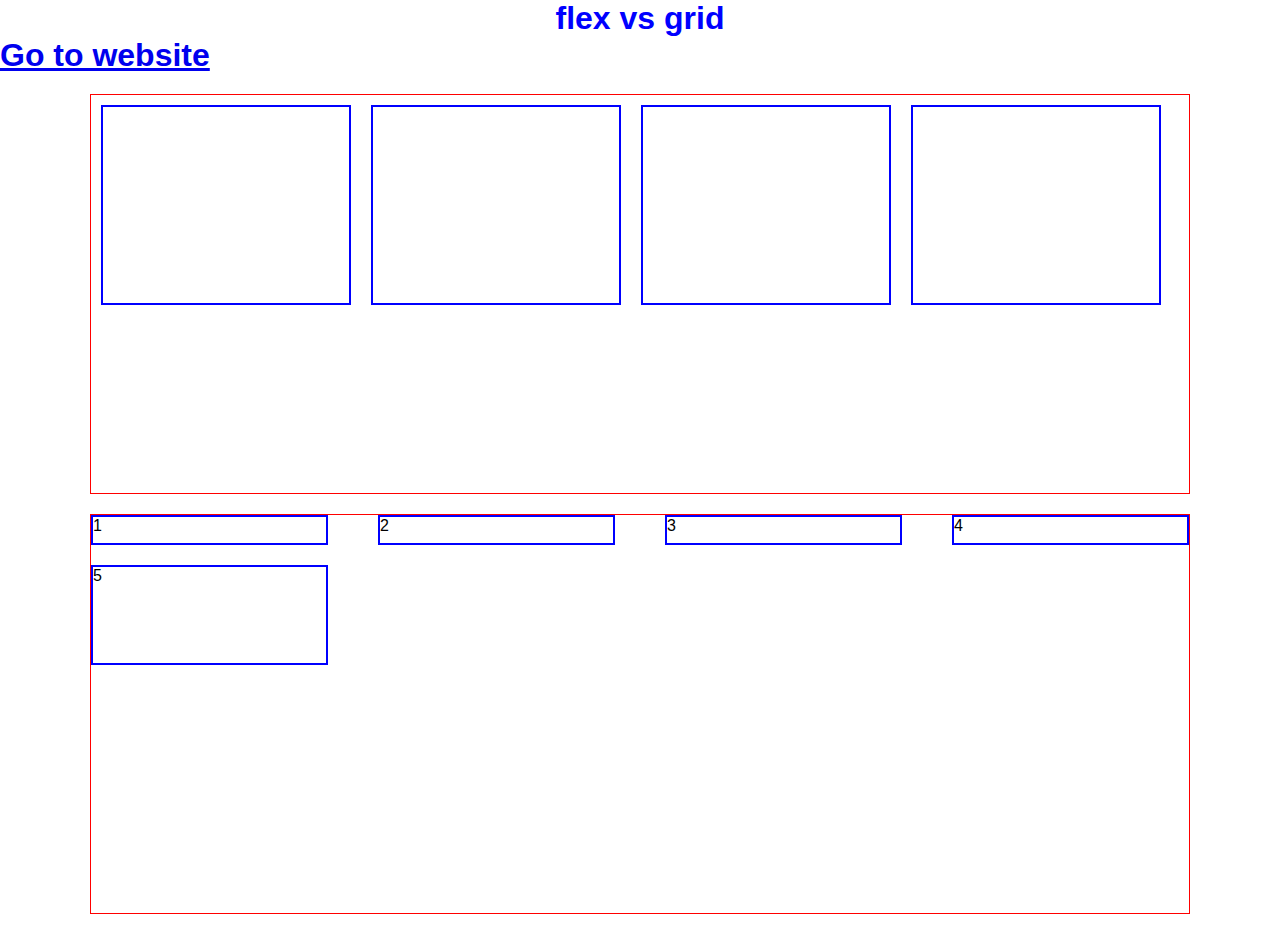
<file: index.html>
<!DOCTYPE html>
<html lang="en">
<head>
    <meta charset="UTF-8">
    <meta http-equiv="X-UA-Compatible" content="IE=edge">
    <meta name="viewport" content="width=device-width, initial-scale=1.0">
    <link rel="stylesheet" href="style.css">
    <title></title>
</head>
<body>
    <h1 class="h111">flex vs grid</h1>
    <h1><a target="_blank" href="./figma.html"> Go to website</a></h1>

    <div class="flex">
        <div class="flex_item"></div>
        <div class="flex_item"></div>
        <div class="flex_item"></div>
        <div class="flex_item"></div>
    </div>

    <div class="grid">
        <div class="grid_item">1</div>
        <div class="grid_item">2</div>
        <div class="grid_item">3</div>
        <div class="grid_item">4</div>
        <div class="grid_item">5</div>
    </div>
</body>
</html>
</file>
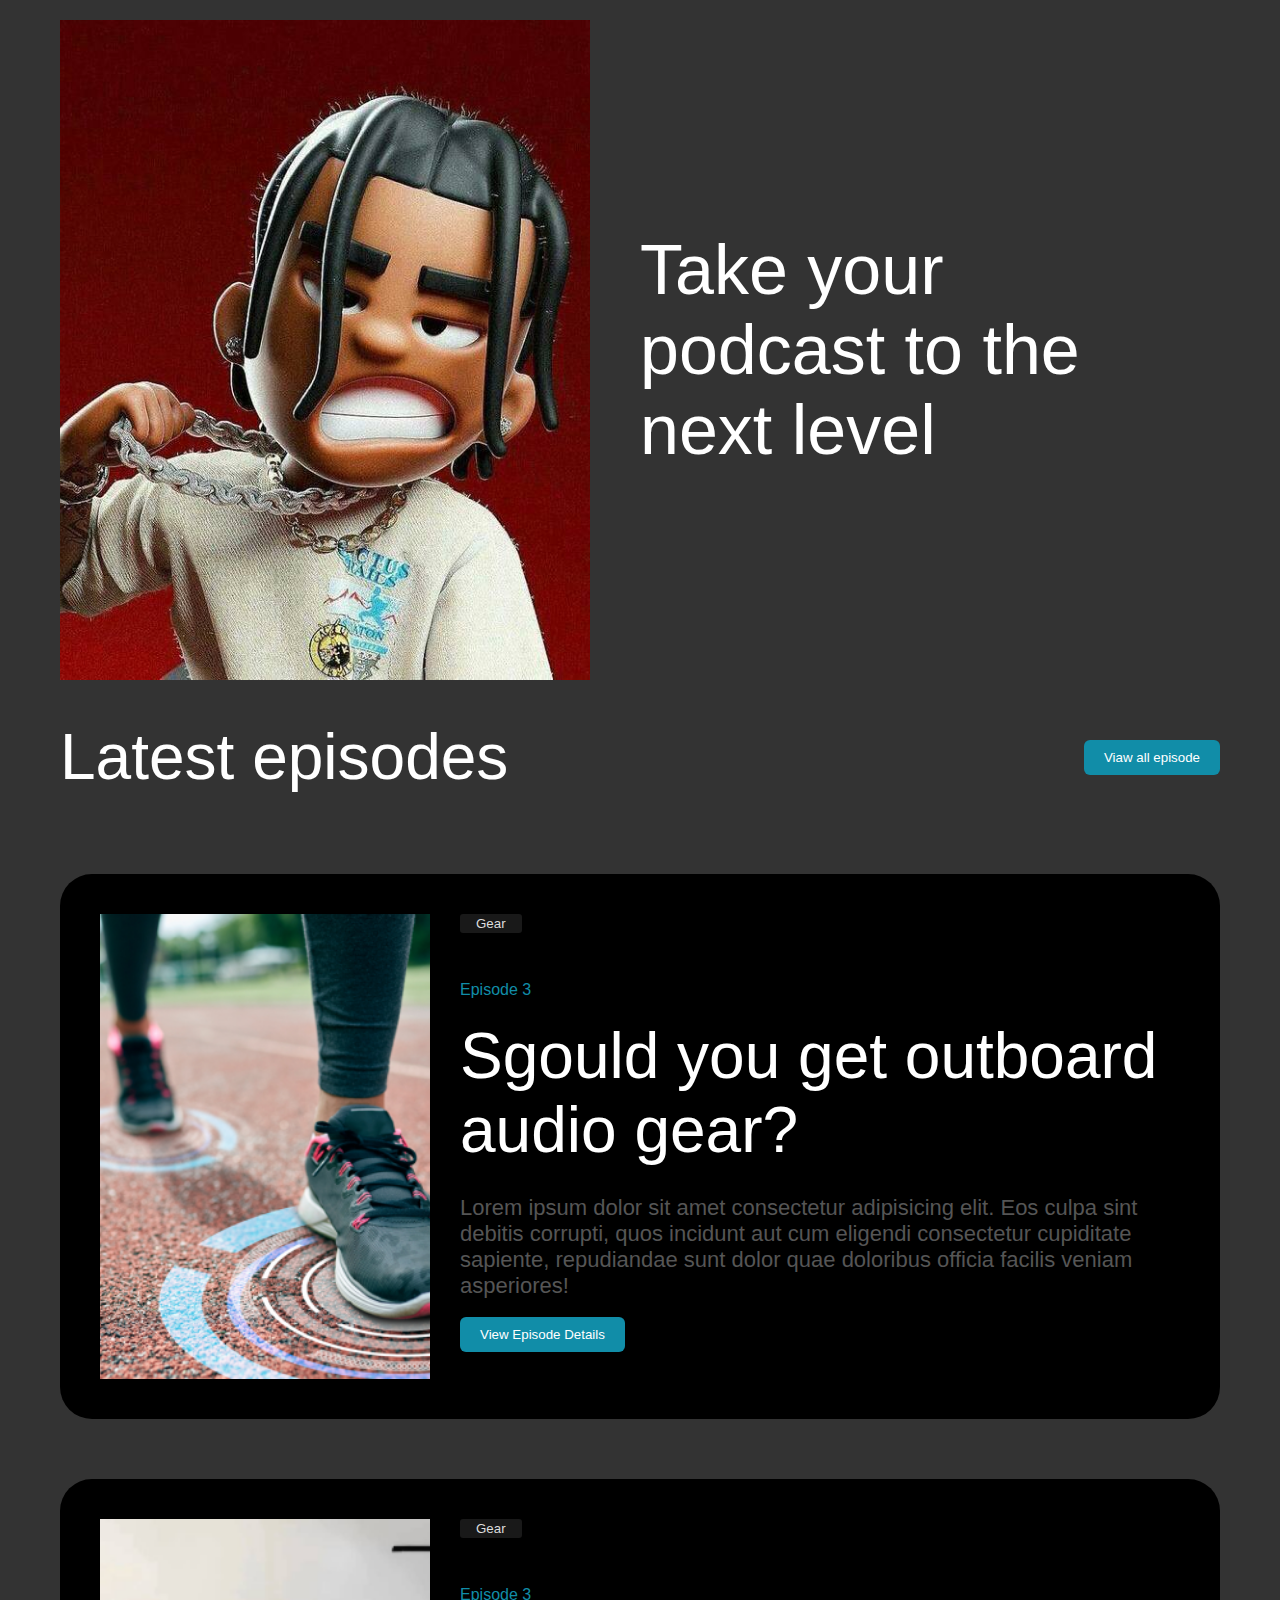
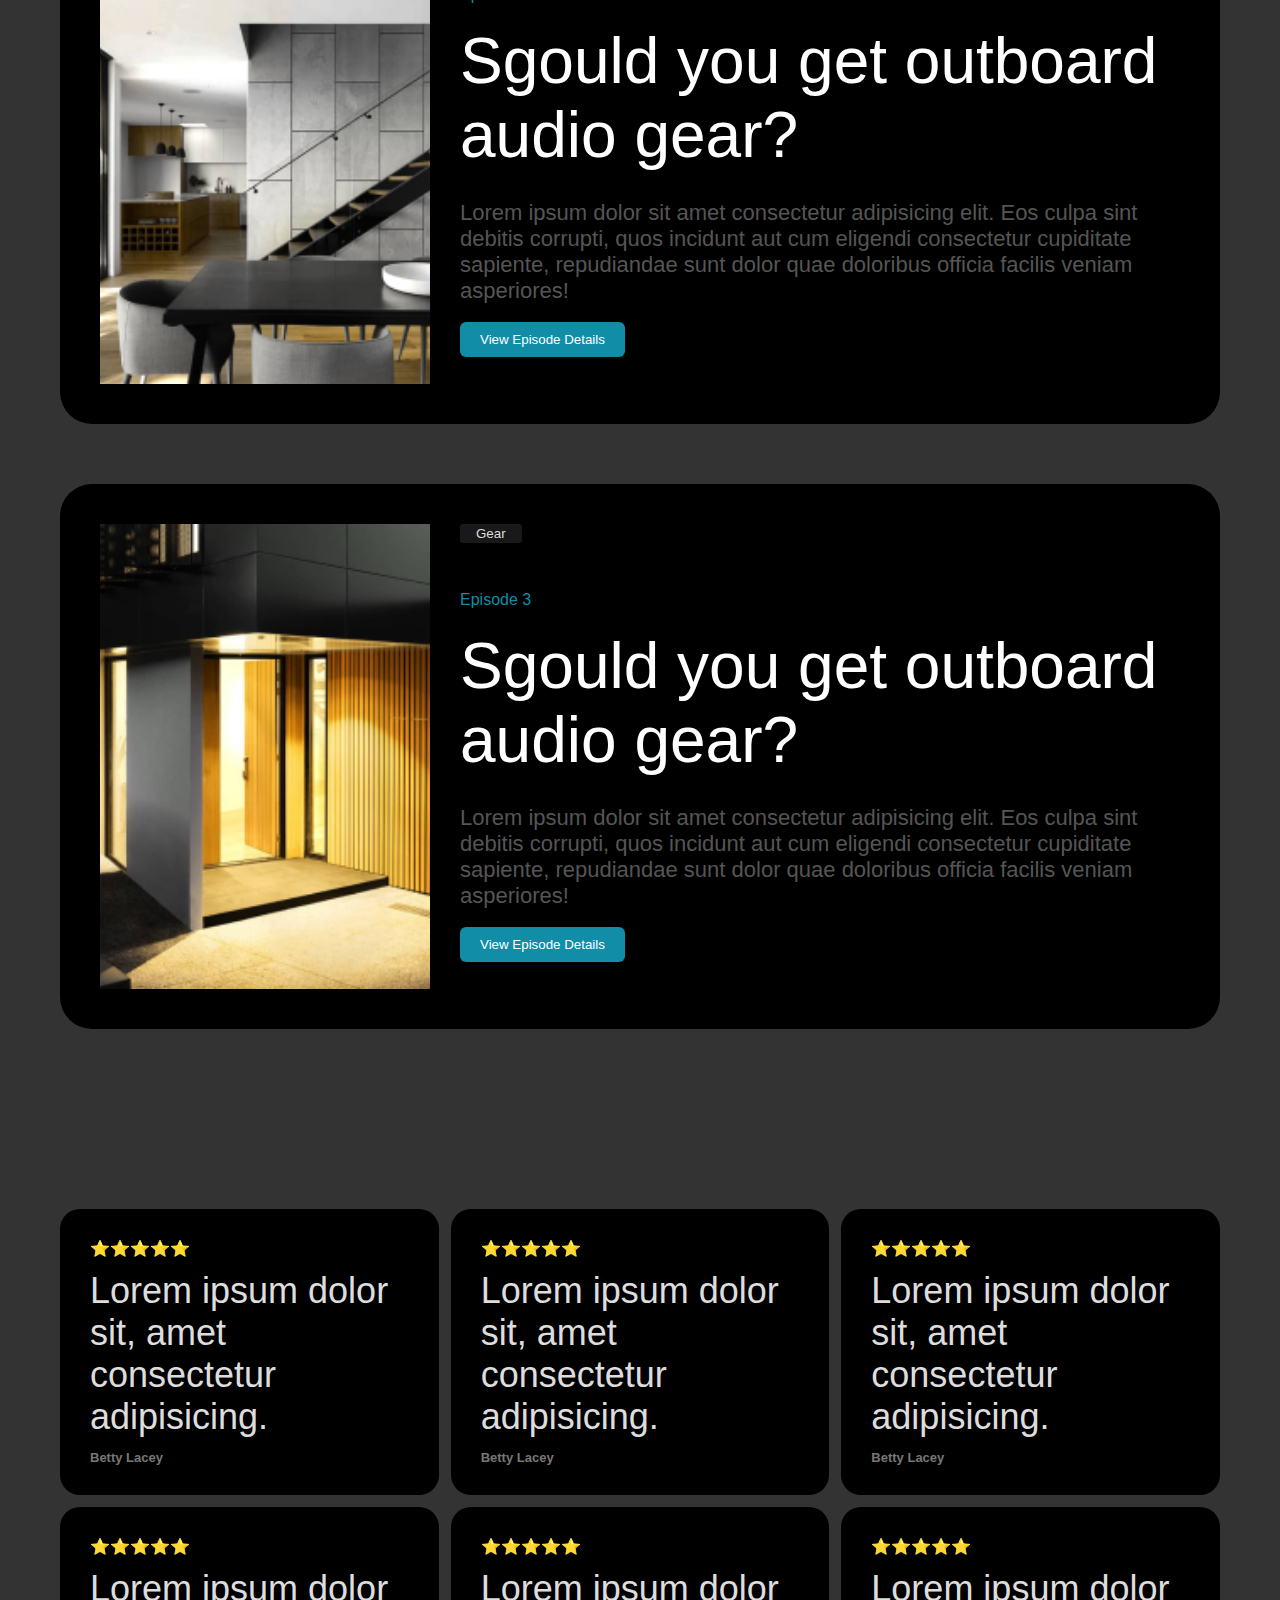
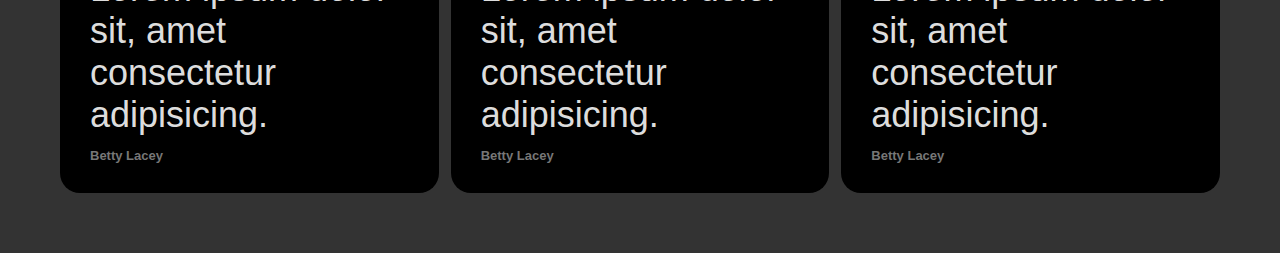
<file: figma.html>
<!DOCTYPE html>
<html lang="en">
<head>
    <meta charset="UTF-8">
    <meta http-equiv="X-UA-Compatible" content="IE=edge">
    <meta name="viewport" content="width=device-width, initial-scale=1.0">
    <link rel="stylesheet" href="figma.css">
    <title>figma</title>
</head>
<body>
    <div class="banner">
        <div class="banner_image"></div>
        <div class="banner_text">
            <h1>Take your <br> podcast to the <br>next <b>level</b></h1>
        </div>
    </div>
<div class="latest">
    <h1>Latest episodes</h1>
    <button class="btn_py">Viaw all episode</button>
</div>

<div class="episodes">
    <div class="episodes_item">
        <div class="image"></div>
        <div class="text">
           <button class="mini_btn">Gear</button>
           <p class="episodes_number">Episode 3</p>
           <h1 class="title">Sgould you get outboard audio gear? </h1>
           <p class="desc">Lorem ipsum dolor sit amet consectetur adipisicing elit. Eos culpa sint debitis corrupti, quos incidunt aut cum eligendi consectetur cupiditate sapiente, repudiandae sunt dolor quae doloribus officia facilis veniam asperiores!</p>
           <button class="btn_py">View Episode Details</button>
        </div>
    </div>
    <div class="episodes_item">
        <div class="image"></div>
        <div class="text">
           <button class="mini_btn">Gear</button>
           <p class="episodes_number">Episode 3</p>
           <h1 class="title">Sgould you get outboard audio gear? </h1>
           <p class="desc">Lorem ipsum dolor sit amet consectetur adipisicing elit. Eos culpa sint debitis corrupti, quos incidunt aut cum eligendi consectetur cupiditate sapiente, repudiandae sunt dolor quae doloribus officia facilis veniam asperiores!</p>
           <button class="btn_py">View Episode Details</button>
        </div>
    </div>
    <div class="episodes_item">
        <div class="image"></div>
        <div class="text">
           <button class="mini_btn">Gear</button>
           <p class="episodes_number">Episode 3</p>
           <h1 class="title">Sgould you get outboard audio gear? </h1>
           <p class="desc">Lorem ipsum dolor sit amet consectetur adipisicing elit. Eos culpa sint debitis corrupti, quos incidunt aut cum eligendi consectetur cupiditate sapiente, repudiandae sunt dolor quae doloribus officia facilis veniam asperiores!</p>
           <button class="btn_py">View Episode Details</button>
        </div>
    </div>
</div>



    <div class="container">
        <div class="box">
            <p class="stars">⭐⭐⭐⭐⭐</p>
            <h3>Lorem ipsum dolor sit, amet consectetur adipisicing.</h3>
            <h4>Betty Lacey</h4>
        </div>
        <div class="box">
            <p class="stars">⭐⭐⭐⭐⭐</p>
            <h3>Lorem ipsum dolor sit, amet consectetur adipisicing.</h3>
            <h4>Betty Lacey</h4>
        </div>
        <div class="box">
            <p class="stars">⭐⭐⭐⭐⭐</p>
            <h3>Lorem ipsum dolor sit, amet consectetur adipisicing.</h3>
            <h4>Betty Lacey</h4>
        </div>
        <div class="box">
            <p class="stars">⭐⭐⭐⭐⭐</p>
            <h3>Lorem ipsum dolor sit, amet consectetur adipisicing.</h3>
            <h4>Betty Lacey</h4>
        </div>
        <div class="box">
            <p class="stars">⭐⭐⭐⭐⭐</p>
            <h3>Lorem ipsum dolor sit, amet consectetur adipisicing.</h3>
            <h4>Betty Lacey</h4>
        </div>
        <div class="box">
            <p class="stars">⭐⭐⭐⭐⭐</p>
            <h3>Lorem ipsum dolor sit, amet consectetur adipisicing.</h3>
            <h4>Betty Lacey</h4>
        </div>
    </div>
</body>
</html>
</file>
<file: style.css>
*{
    margin: 0;
    padding: 0;
    box-sizing: border-box;
    font-family: sans-serif;
}
.h111{
    text-align: center;
    color: blue;
}

.flex{
    width: 1100px;
    height: 400px;
    border: 1px solid red;
    margin: 20px auto;
    display: flex;
}
.flex_item{
    width: 250px;
    height: 200px;
    border: 2px solid blue;
    margin: 10px;
}

.grid{
    width: 1100px;
    height: 400px;
    border: 1px solid red;
    margin: 20px auto;
    display: grid;
    /* ustunlar soni */

    /* auto bersa ortgan barcha qismni oladi */
    /* grid-template-columns: 50px auto 350px; */

    /* grid-template-columns: 1fr 2fr 3fr; */
    grid-template-columns: repeat(4, 1fr);

    /* child orasidagi joy */
    grid-gap: 20px 50px;
    /* qatorlar balabdligi - childning height */
    grid-template-rows: 30px 100px 200px;
}
.grid_item{
    border: 2px solid blue;
}
</file>
<file: figma.css>
*{
    margin: 0;
    padding: 0;
    box-sizing: border-box;
}
.episodes{
    background: #333;
    padding: 60px;
}
.episodes_item{
    width: 100%;
    height: 545px;
    background-color: #000;
    border-radius: 32px;
    margin-bottom: 60px;
    padding: 40px;
    display: grid;
    grid-template-columns: 1fr 2fr;
}
.image{
    background: url(./Rectangle\ 13.png) no-repeat center/cover;
    margin-right: 30px;
}

.episodes_item:nth-child(2) .image{
 background: url(./IMAGE\ \(11\).png) no-repeat center/cover;
}
.episodes_item:nth-child(3) .image{
 background: url(./IMAGE\ \(10\).png) no-repeat center/cover;
}

.text{
    font-family: sans-serif;
}
.mini_btn{
    padding: 2px 16px;
    background: #191919;
    color: #ddd;
    border: none;
    border-radius: 3px;
}
.episodes_number{
    margin-top: 48px;
    margin-bottom: 20px;
    color: #118da8;
}
.title{
    color: #fff;
    font-size: 64px;
    margin-bottom: 28px;
    font-weight: 100;
}
.desc{
    color: #555;
    font-size: 22px;
    margin-bottom: 18px;
}
.btn_py{
    background: #118da8;
    padding: 10px 20px;
    border-radius: 6px;
    border: none;
    color: white;
}

.banner{
    padding: 20px 60px;
    display: grid;
    grid-template-columns: 1fr 1fr;
    height: 700px;
    background: #333;
}
.banner_image{
    background: url(./photo_2022-04-15_22-51-33.jpg) no-repeat center/cover;
    margin-right: 50px;
}
.banner_text{
    display: grid;
    align-items: center;
}

.banner_text h1{
    font-family: sans-serif;
    font-size: 70px;
    font-weight: 200;
    color: white;
}

.latest{
    padding: 20px 60px;
    background: #333;
    display: flex;
    justify-content: space-between;
    align-items: center;
}
.latest h1{
    font-size: 64px;
    color: white;
    font-weight: 300;
    font-family: sans-serif;
}












.container{
    width: 100%;
    background-color: #333;
    display: grid;
    grid-template-columns: repeat(3, 1fr);
    padding: 60px;
    grid-gap: 12px;
    justify-content: center;
}
.box{
    background-color: #000;
    color: #ddd;
    padding: 30px;
    border-radius: 20px;
    font-family: sans-serif;
}
.box h3{
    margin-top: 12px;
    font-size: 36px;
    font-weight: 100;
}

.box h4{
    margin-top: 12px;
    font-size: 13px;
    color: #777;
}
</file>
